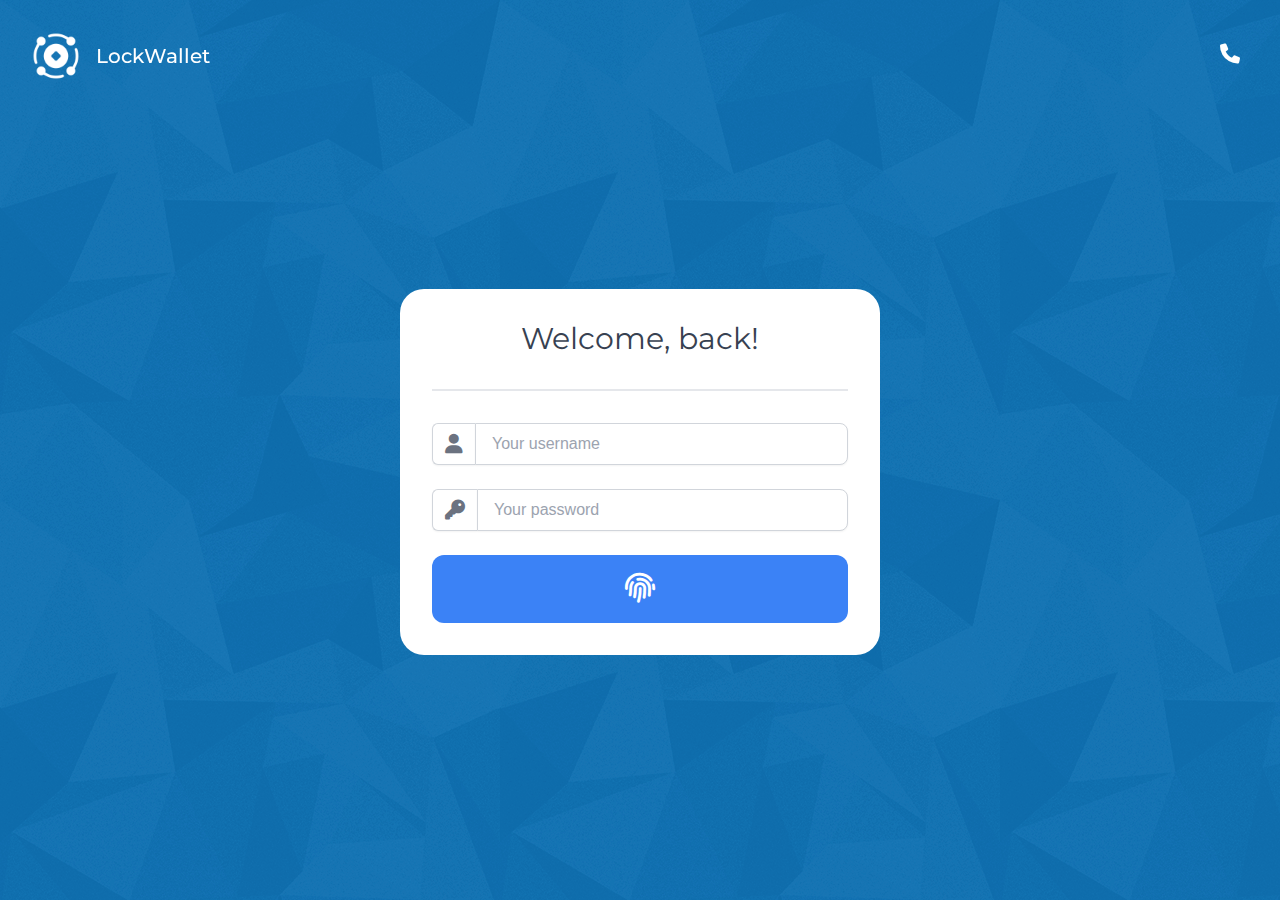
<file: src/login/index.html>
<!doctype html>
<html>

<head>
  <meta charset="UTF-8">
  <meta name="viewport" content="width=device-width, initial-scale=1.0">

  <title>LockWallet - Login</title>
  <link href="../imgs/picon.png" rel="shortcut icon">
  <link href="../assets/fontawesome/css/all.css" rel="stylesheet">
  <link href="../output.css" rel="stylesheet">

</head>
<style>
  .scroll-hidden::-webkit-scrollbar {
    height: 0px;
    background: transparent;
    /* make scrollbar transparent */
  }

  .principal-bg-ani {
    background: linear-gradient(-45deg, #3b82f6, #2859a9, #23a6d5, #23d5ab);
    background-size: 400% 400%;
    animation: gradient 15s ease infinite;
    height: 100vh;
  }

  .principal-bg-ani {
    margin: 0;
    padding: 0;
    font-family: "arial", heletica, sans-serif;
    font-size: 12px;
    background: #2980b9 url('../imgs/anibg.png') repeat 0 0;
    -webkit-animation: 10s linear 0s normal none infinite animate;
    -moz-animation: 10s linear 0s normal none infinite animate;
    -ms-animation: 10s linear 0s normal none infinite animate;
    -o-animation: 10s linear 0s normal none infinite animate;
    animation: 10s linear 0s normal none infinite animate;

  }

  @-webkit-keyframes animate {
    from {
      background-position: 0 0;
    }

    to {
      background-position: 500px 0;
    }
  }

  @-moz-keyframes animate {
    from {
      background-position: 0 0;
    }

    to {
      background-position: 500px 0;
    }
  }

  @-ms-keyframes animate {
    from {
      background-position: 0 0;
    }

    to {
      background-position: 500px 0;
    }
  }

  @-o-keyframes animate {
    from {
      background-position: 0 0;
    }

    to {
      background-position: 500px 0;
    }
  }

  @keyframes animate {
    from {
      background-position: 0 0;
    }

    to {
      background-position: 500px 0;
    }
  }

  .picon {
    animation-name: spin;
    animation-duration: 20000ms;
    animation-iteration-count: infinite;
    animation-timing-function: linear;
    /* transform: rotate(3deg); */
    /* transform: rotate(0.3rad);/ */
    /* transform: rotate(3grad); */
    /* transform: rotate(.03turn);  */
  }

  @keyframes spin {
    from {
      transform: rotate(0deg);
    }

    to {
      transform: rotate(360deg);
    }
  }
</style>

<body class="principal-bg-ani ">
  <div class="flex items-center justify-center ">
    <section class=" w-full  ">
      <header aria-label="Page Header" class="">

        <div class="mx-auto max-w-xl sm:max-w-full px-4 sm:px-0 py-8 lg:px-8">
          <div class="reveal_top flex justify-between ">

            <div class="">
              <button type="button" class="group flex  items-center rounded-lg transition justify-self-start">
                <span class="sr-only">Menu</span>
                <img alt="icon_img" src="../imgs/picon.png" class=" picon h-12 w-12 rounded-2xl object-cover" />

                <p class="ml-4 text-left text-xl ">
                  <strong class="text-white font-Montserrat block font-medium">LockWallet</strong>

                </p>


            </div>
            <div class="mt-2 ">

              <a onclick="history.back()" class="text-white p-2 rounded-lg text-xl"><i
                  class="fa-solid fa-phone"></i></a>
            </div>



          </div>


        </div>
      </header>



      <section class="grid place-items-center h-[80vh]">
        <div style="display:none;" id="alert"  class="rounded-xl text-center bg-red-500/80 w-96  p-4 shadow-xl">


    

              <p class="text-lg font-medium text-white">
                The credentials entered are invalid
              </p>

    
        </div>
        <section class="bg-white  w-[85%] sm:w-[30rem]  rounded-3xl mx-8 ">
          <div class="p-8">
            <h1 class="text-center text-3xl font-Montserrat mb-8 text-gray-700">Welcome, back!</h1>
            <div class="w-full border-t-2 ">
            </div>
          </div>
          <div class=" px-8 pb-8 grid grid-cols-2 gap-6">
            <div class="flex relative  col-span-2">
              <span
                class="rounded-l-md inline-flex  items-center px-3 border-t bg-white border-l border-b  border-gray-300 text-gray-500 shadow-sm text-xl">
                <i class="fa-solid fa-user"></i>
              </span>
              <input type="text" id="username"
                class=" rounded-r-lg flex-1 appearance-none border border-gray-300 w-full py-2 px-4 bg-white text-gray-700 placeholder-gray-400 shadow-sm text-base focus:outline-none focus:ring-2 focus:ring-blue-400 focus:border-transparent"
                placeholder="Your username" />
            </div>
            <div class="flex relative  col-span-2">
              <span
                class="rounded-l-md inline-flex  items-center px-3 border-t bg-white border-l border-b  border-gray-300 text-gray-500 shadow-sm text-xl">
                <i class="fa-solid fa-key"></i>
              </span>
              <input type="password" id="password"
                class=" rounded-r-lg flex-1 appearance-none border border-gray-300 w-full py-2 px-4 bg-white text-gray-700 placeholder-gray-400 shadow-sm text-base focus:outline-none focus:ring-2 focus:ring-blue-400 focus:border-transparent"
                placeholder="Your password" />
            </div>
            <button onclick="login()"
              class="p-4 col-span-2 text-center rounded-xl bg-blue-500 text-white text-3xl font-semibold w-full">
              <i class="animate-pulse fa-solid fa-fingerprint"></i>


          </div>


        </section>

      </section>
    </section>
  </div>
  <script src="../assets/scrollreveal.js"></script>
  <script>
    const username = document.getElementById("username")
    const password = document.getElementById("password")
    const alerta = document.getElementById("alert")
    function login() {
      if (username.value == "markyndev") {
        if (password.value == "147258147258") {
          window.location.href = '../wallet'
        }else{
          alerta.style.display = "inline-flex"
        }
      } else {
        alerta.style.display = "inline-flex"
      }

    }
  </script>
  <script>
    ScrollReveal({ reset: false });
    ScrollReveal().reveal('.reveal_flip', { rotate: { x: 20, z: 20 }, duration: 1000, delay: 300 });
    ScrollReveal().reveal('.reveal_bottom', { origin: 'bottom', distance: '400px', delay: 300 });
    ScrollReveal().reveal('.reveal_top', { easing: 'ease-in-out', origin: 'top', distance: '400px', delay: 300 });
    ScrollReveal().reveal('.reveal_left_delay', { origin: 'left', distance: '100px', delay: 700 });
    ScrollReveal().reveal('.reveal_left', { origin: 'left', distance: '100px', delay: 400, });
    ScrollReveal().reveal('.reveal_right', { origin: 'right', distance: '100px', delay: 400 });
    ScrollReveal().reveal('.reveal_right_pic', { easing: "ease-in-out", origin: 'right', distance: '100px', delay: 400 });
    ScrollReveal().reveal('.scale_up', { scale: 0.85, delay: 500 });
  </script>
</body>

</html>
</file>
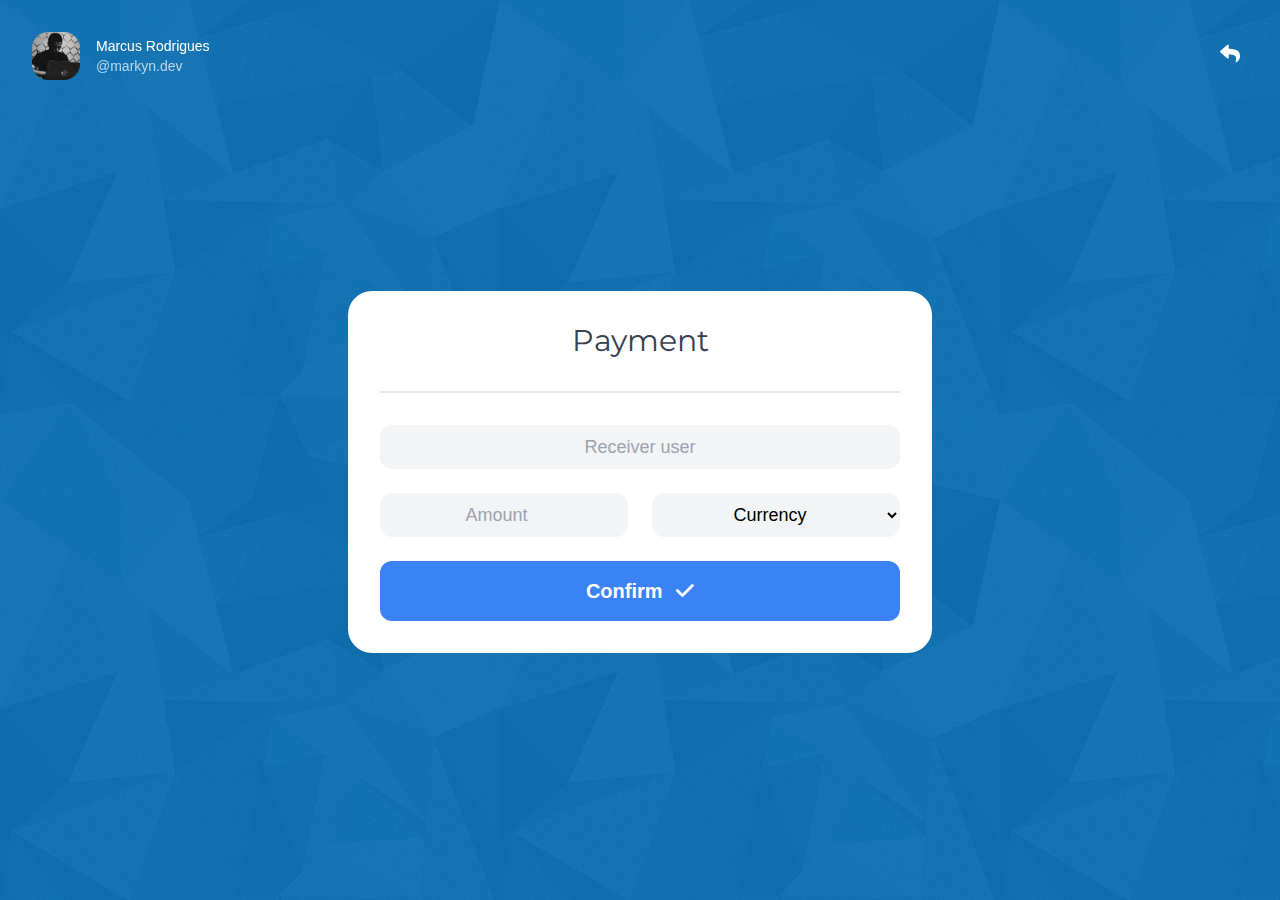
<file: src/pay/index.html>
<!doctype html>
<html>

<head>
  <meta charset="UTF-8">
  <meta name="viewport" content="width=device-width, initial-scale=1.0">

  <title>LockWallet - Payment</title>
  <link href="../assets/fontawesome/css/all.css" rel="stylesheet">
  <link href="../output.css" rel="stylesheet">
  <link href="../imgs/picon.png" rel="shortcut icon">
</head>
<style>
  .scroll-hidden::-webkit-scrollbar {
    height: 0px;
    background: transparent;
    /* make scrollbar transparent */
  }

  .principal-bg-ani{
	margin:0;
	padding:0;
	font-family:"arial",heletica,sans-serif;
	font-size:12px;
    background: #2980b9 url('../imgs/anibg.png') repeat 0 0;
	-webkit-animation: 10s linear 0s normal none infinite animate;
	-moz-animation: 10s linear 0s normal none infinite animate;
	-ms-animation: 10s linear 0s normal none infinite animate;
	-o-animation: 10s linear 0s normal none infinite animate;
	animation: 10s linear 0s normal none infinite animate;
 
}
 
@-webkit-keyframes animate {
	from {background-position:0 0;}
	to {background-position: 500px 0;}
}
 
@-moz-keyframes animate {
	from {background-position:0 0;}
	to {background-position: 500px 0;}
}
 
@-ms-keyframes animate {
	from {background-position:0 0;}
	to {background-position: 500px 0;}
}
 
@-o-keyframes animate {
	from {background-position:0 0;}
	to {background-position: 500px 0;}
}
 
@keyframes animate {
	from {background-position:0 0;}
	to {background-position: 500px 0;}
}
</style>

<body class="principal-bg-ani ">
  <div class="flex items-center justify-center ">
    <section class=" w-full ">
      <header aria-label="Page Header" class="">

        <div class="mx-auto max-w-xl sm:max-w-full px-4 sm:px-0 py-8 lg:px-8">
          <div class="reveal_top flex justify-between ">

            <div class="">
              <button type="button" class="group flex  items-center rounded-lg transition justify-self-start">
          
                <img alt="icon_img" src="../imgs/icon.jpg" class="h-12 w-12 rounded-2xl object-cover" />

                <p class="ml-4 text-left text-sm  ">
                  <strong class="text-white block font-medium">Marcus Rodrigues</strong>

                  <span class="text-white/70"> @markyn.dev </span>
                </p>


            </div>
            <div class="mt-2 ">

              <a onclick="history.back()" class="text-white p-2 rounded-lg text-xl"><i
                  class="fa-solid fa-reply"></i></a>
            </div>



          </div>


        </div>
      </header>


<section class="grid place-items-center h-[80vh]">
      <section class="bg-white scale_up  rounded-3xl mx-8 ">
        <div class="p-8">
          <h1 class="text-center text-3xl font-Montserrat  mb-8 text-gray-700">Payment</h1>
          <div class="w-full border-t-2 ">
          </div>
        </div>
        <div class=" px-8 pb-8 grid grid-cols-2 gap-6">
          <input type="text" placeholder="Receiver user"
            class="focus:ring-2 focus:ring-blue-500 focus:outline-none text-center col-span-2 font-thin w-full p-2 rounded-xl text-lg  bg-gray-100">
          <input type="number" placeholder="Amount"
            class=" focus:ring-2 focus:ring-blue-500 focus:outline-none  text-center font-thin w-full p-2 rounded-xl text-lg  bg-gray-100">
            <select class="focus:ring-2 focus:ring-blue-500 focus:outline-none  text-center font-thin w-full p-2 rounded-xl text-lg  bg-gray-100">
              <option>Currency</option>
              <option>BTC</option>
              <option>BRL</option>
              <option>USD</option>
            </select>
          <button class="p-4 col-span-2 text-center rounded-xl bg-blue-500 text-white text-xl font-semibold w-full">
            Confirm <i class="ml-2 fa-solid fa-check"></i>


        </div>


      </section>

    </section>
  </section>
  </div>
  <script src="../assets/scrollreveal.js"></script>
  <script>
    ScrollReveal({ reset: false });
    ScrollReveal().reveal('.reveal_flip', { rotate: { x: 20, z: 20 }, duration: 1000, delay: 300 });
    ScrollReveal().reveal('.reveal_bottom', { origin: 'bottom', distance: '400px', delay: 300 });
    ScrollReveal().reveal('.reveal_top', { easing: 'ease-in-out', origin: 'top', distance: '400px', delay: 300 });
    ScrollReveal().reveal('.reveal_left_delay', { origin: 'left', distance: '100px', delay: 700 });
    ScrollReveal().reveal('.reveal_left', { origin: 'left', distance: '100px', delay: 400, });
    ScrollReveal().reveal('.reveal_right', { origin: 'right', distance: '100px', delay: 400 });
    ScrollReveal().reveal('.reveal_right_pic', { easing: "ease-in-out", origin: 'right', distance: '100px', delay: 400 });
    ScrollReveal().reveal('.scale_up', { scale: 0.85, delay: 500 });
  </script>
</body>

</html>
</file>
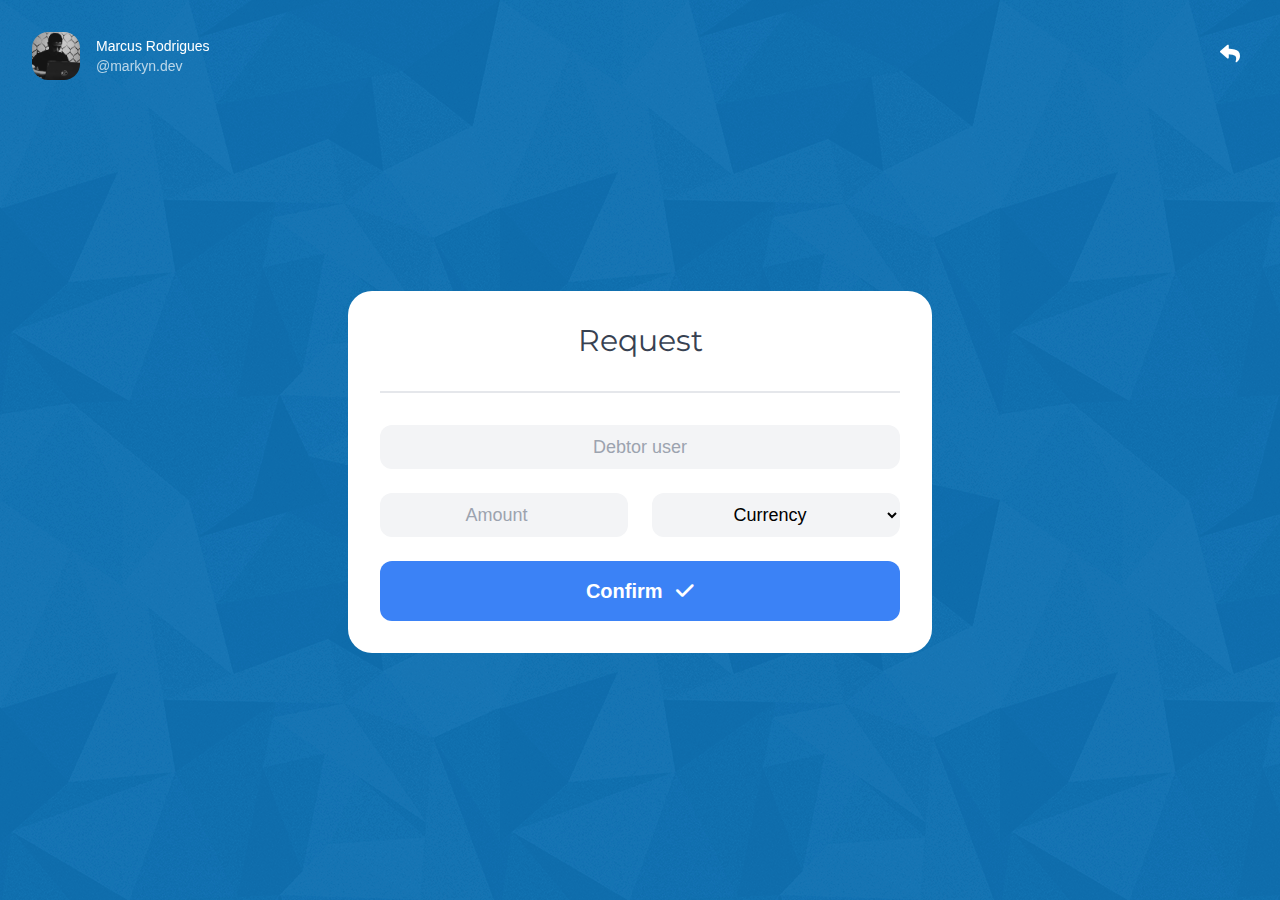
<file: src/request/index.html>
<!doctype html>
<html>

<head>
  <meta charset="UTF-8">
  <meta name="viewport" content="width=device-width, initial-scale=1.0">

  <title>LockWallet - Request</title>
  <link href="../assets/fontawesome/css/all.css" rel="stylesheet">
  <link href="../output.css" rel="stylesheet">
  <link href="../imgs/picon.png" rel="shortcut icon">
</head>
<style>
  .scroll-hidden::-webkit-scrollbar {
    height: 0px;
    background: transparent;
    /* make scrollbar transparent */
  }

  .principal-bg-ani {
    background: linear-gradient(-45deg, #3b82f6, #2859a9, #23a6d5, #23d5ab);
    background-size: 400% 400%;
    animation: gradient 15s ease infinite;
    height: 100vh;
  }

  .principal-bg-ani{
	margin:0;
	padding:0;
	font-family:"arial",heletica,sans-serif;
	font-size:12px;
    background: #2980b9 url('../imgs/anibg.png') repeat 0 0;
	-webkit-animation: 10s linear 0s normal none infinite animate;
	-moz-animation: 10s linear 0s normal none infinite animate;
	-ms-animation: 10s linear 0s normal none infinite animate;
	-o-animation: 10s linear 0s normal none infinite animate;
	animation: 10s linear 0s normal none infinite animate;
 
}
 
@-webkit-keyframes animate {
	from {background-position:0 0;}
	to {background-position: 500px 0;}
}
 
@-moz-keyframes animate {
	from {background-position:0 0;}
	to {background-position: 500px 0;}
}
 
@-ms-keyframes animate {
	from {background-position:0 0;}
	to {background-position: 500px 0;}
}
 
@-o-keyframes animate {
	from {background-position:0 0;}
	to {background-position: 500px 0;}
}
 
@keyframes animate {
	from {background-position:0 0;}
	to {background-position: 500px 0;}
}
</style>

<body class="principal-bg-ani ">
  <div class="flex items-center justify-center ">
    <section class=" w-full  ">
      <header aria-label="Page Header" class="">

        <div class="mx-auto max-w-xl sm:max-w-full px-4 sm:px-0 py-8 lg:px-8">
          <div class="reveal_top flex justify-between ">

            <div class="">
              <button type="button" class="group flex  items-center rounded-lg transition justify-self-start">
                <span class="sr-only">Menu</span>
                <img alt="icon_img" src="../imgs/icon.jpg" class="h-12 w-12 rounded-2xl object-cover" />

                <p class="ml-4 text-left text-sm  ">
                  <strong class="text-white block font-medium">Marcus Rodrigues</strong>

                  <span class="text-white/70"> @markyn.dev </span>
                </p>


            </div>
            <div class="mt-2 ">

              <a onclick="history.back()" class="text-white p-2 rounded-lg text-xl"><i
                  class="fa-solid fa-reply"></i></a>
            </div>



          </div>


        </div>
      </header>


<section class="grid place-items-center h-[80vh]">
      <section class="bg-white   rounded-3xl mx-8 scale_up">
        <div class="p-8">
          <h1 class="text-center text-3xl font-Montserrat  mb-8 text-gray-700">Request</h1>
          <div class="w-full border-t-2 ">
          </div>
        </div>
        <div class=" px-8 pb-8 grid grid-cols-2 gap-6">
          <input type="text" placeholder="Debtor user"
            class="focus:ring-2 focus:ring-blue-500 focus:outline-none  text-center col-span-2 font-thin w-full p-2 rounded-xl text-lg  bg-gray-100">
          <input type="number" placeholder="Amount"
            class="focus:ring-2 focus:ring-blue-500 focus:outline-none  text-center font-thin w-full p-2 rounded-xl text-lg  bg-gray-100">
            <select class="focus:ring-2 focus:ring-blue-500 focus:outline-none  text-center font-thin w-full p-2 rounded-xl text-lg  bg-gray-100">
              <option>Currency</option>
              <option>BTC</option>
              <option>BRL</option>
              <option>USD</option>
            </select>
          <button class="p-4 col-span-2 text-center rounded-xl bg-blue-500 text-white text-xl font-semibold w-full">
           Confirm <i class="ml-2 fa-solid fa-check"></i>
           


        </div>


      </section>

    </section>
  </section>
  </div>
  <script src="../assets/scrollreveal.js"></script>
  <script>
    ScrollReveal({ reset: false });
    ScrollReveal().reveal('.reveal_flip', { rotate: { x: 20, z: 20 }, duration: 1000, delay: 300 });
    ScrollReveal().reveal('.reveal_bottom', { origin: 'bottom', distance: '400px', delay: 300 });
    ScrollReveal().reveal('.reveal_top', { easing: 'ease-in-out', origin: 'top', distance: '400px', delay: 300 });
    ScrollReveal().reveal('.reveal_left_delay', { origin: 'left', distance: '100px', delay: 700 });
    ScrollReveal().reveal('.reveal_left', { origin: 'left', distance: '100px', delay: 400, });
    ScrollReveal().reveal('.reveal_right', { origin: 'right', distance: '100px', delay: 400 });
    ScrollReveal().reveal('.reveal_right_pic', { easing: "ease-in-out", origin: 'right', distance: '100px', delay: 400 });
    ScrollReveal().reveal('.scale_up', { scale: 0.85, delay: 500 });
  </script>
</body>

</html>
</file>
<file: src/output.css>
@import url('https://fonts.googleapis.com/css2?family=Montserrat:ital,wght@1,500&display=swap');

/*
! tailwindcss v3.1.4 | MIT License | https://tailwindcss.com
*/

/*
1. Prevent padding and border from affecting element width. (https://github.com/mozdevs/cssremedy/issues/4)
2. Allow adding a border to an element by just adding a border-width. (https://github.com/tailwindcss/tailwindcss/pull/116)
*/

*,
::before,
::after {
  box-sizing: border-box;
  /* 1 */
  border-width: 0;
  /* 2 */
  border-style: solid;
  /* 2 */
  border-color: #e5e7eb;
  /* 2 */
}

::before,
::after {
  --tw-content: '';
}

/*
1. Use a consistent sensible line-height in all browsers.
2. Prevent adjustments of font size after orientation changes in iOS.
3. Use a more readable tab size.
4. Use the user's configured `sans` font-family by default.
*/

html {
  line-height: 1.5;
  /* 1 */
  -webkit-text-size-adjust: 100%;
  /* 2 */
  -moz-tab-size: 4;
  /* 3 */
  -o-tab-size: 4;
     tab-size: 4;
  /* 3 */
  font-family: ui-sans-serif, system-ui, -apple-system, BlinkMacSystemFont, "Segoe UI", Roboto, "Helvetica Neue", Arial, "Noto Sans", sans-serif, "Apple Color Emoji", "Segoe UI Emoji", "Segoe UI Symbol", "Noto Color Emoji";
  /* 4 */
}

/*
1. Remove the margin in all browsers.
2. Inherit line-height from `html` so users can set them as a class directly on the `html` element.
*/

body {
  margin: 0;
  /* 1 */
  line-height: inherit;
  /* 2 */
}

/*
1. Add the correct height in Firefox.
2. Correct the inheritance of border color in Firefox. (https://bugzilla.mozilla.org/show_bug.cgi?id=190655)
3. Ensure horizontal rules are visible by default.
*/

hr {
  height: 0;
  /* 1 */
  color: inherit;
  /* 2 */
  border-top-width: 1px;
  /* 3 */
}

/*
Add the correct text decoration in Chrome, Edge, and Safari.
*/

abbr:where([title]) {
  -webkit-text-decoration: underline dotted;
          text-decoration: underline dotted;
}

/*
Remove the default font size and weight for headings.
*/

h1,
h2,
h3,
h4,
h5,
h6 {
  font-size: inherit;
  font-weight: inherit;
}

/*
Reset links to optimize for opt-in styling instead of opt-out.
*/

a {
  color: inherit;
  text-decoration: inherit;
}

/*
Add the correct font weight in Edge and Safari.
*/

b,
strong {
  font-weight: bolder;
}

/*
1. Use the user's configured `mono` font family by default.
2. Correct the odd `em` font sizing in all browsers.
*/

code,
kbd,
samp,
pre {
  font-family: ui-monospace, SFMono-Regular, Menlo, Monaco, Consolas, "Liberation Mono", "Courier New", monospace;
  /* 1 */
  font-size: 1em;
  /* 2 */
}

/*
Add the correct font size in all browsers.
*/

small {
  font-size: 80%;
}

/*
Prevent `sub` and `sup` elements from affecting the line height in all browsers.
*/

sub,
sup {
  font-size: 75%;
  line-height: 0;
  position: relative;
  vertical-align: baseline;
}

sub {
  bottom: -0.25em;
}

sup {
  top: -0.5em;
}

/*
1. Remove text indentation from table contents in Chrome and Safari. (https://bugs.chromium.org/p/chromium/issues/detail?id=999088, https://bugs.webkit.org/show_bug.cgi?id=201297)
2. Correct table border color inheritance in all Chrome and Safari. (https://bugs.chromium.org/p/chromium/issues/detail?id=935729, https://bugs.webkit.org/show_bug.cgi?id=195016)
3. Remove gaps between table borders by default.
*/

table {
  text-indent: 0;
  /* 1 */
  border-color: inherit;
  /* 2 */
  border-collapse: collapse;
  /* 3 */
}

/*
1. Change the font styles in all browsers.
2. Remove the margin in Firefox and Safari.
3. Remove default padding in all browsers.
*/

button,
input,
optgroup,
select,
textarea {
  font-family: inherit;
  /* 1 */
  font-size: 100%;
  /* 1 */
  font-weight: inherit;
  /* 1 */
  line-height: inherit;
  /* 1 */
  color: inherit;
  /* 1 */
  margin: 0;
  /* 2 */
  padding: 0;
  /* 3 */
}

/*
Remove the inheritance of text transform in Edge and Firefox.
*/

button,
select {
  text-transform: none;
}

/*
1. Correct the inability to style clickable types in iOS and Safari.
2. Remove default button styles.
*/

button,
[type='button'],
[type='reset'],
[type='submit'] {
  -webkit-appearance: button;
  /* 1 */
  background-color: transparent;
  /* 2 */
  background-image: none;
  /* 2 */
}

/*
Use the modern Firefox focus style for all focusable elements.
*/

:-moz-focusring {
  outline: auto;
}

/*
Remove the additional `:invalid` styles in Firefox. (https://github.com/mozilla/gecko-dev/blob/2f9eacd9d3d995c937b4251a5557d95d494c9be1/layout/style/res/forms.css#L728-L737)
*/

:-moz-ui-invalid {
  box-shadow: none;
}

/*
Add the correct vertical alignment in Chrome and Firefox.
*/

progress {
  vertical-align: baseline;
}

/*
Correct the cursor style of increment and decrement buttons in Safari.
*/

::-webkit-inner-spin-button,
::-webkit-outer-spin-button {
  height: auto;
}

/*
1. Correct the odd appearance in Chrome and Safari.
2. Correct the outline style in Safari.
*/

[type='search'] {
  -webkit-appearance: textfield;
  /* 1 */
  outline-offset: -2px;
  /* 2 */
}

/*
Remove the inner padding in Chrome and Safari on macOS.
*/

::-webkit-search-decoration {
  -webkit-appearance: none;
}

/*
1. Correct the inability to style clickable types in iOS and Safari.
2. Change font properties to `inherit` in Safari.
*/

::-webkit-file-upload-button {
  -webkit-appearance: button;
  /* 1 */
  font: inherit;
  /* 2 */
}

/*
Add the correct display in Chrome and Safari.
*/

summary {
  display: list-item;
}

/*
Removes the default spacing and border for appropriate elements.
*/

blockquote,
dl,
dd,
h1,
h2,
h3,
h4,
h5,
h6,
hr,
figure,
p,
pre {
  margin: 0;
}

fieldset {
  margin: 0;
  padding: 0;
}

legend {
  padding: 0;
}

ol,
ul,
menu {
  list-style: none;
  margin: 0;
  padding: 0;
}

/*
Prevent resizing textareas horizontally by default.
*/

textarea {
  resize: vertical;
}

/*
1. Reset the default placeholder opacity in Firefox. (https://github.com/tailwindlabs/tailwindcss/issues/3300)
2. Set the default placeholder color to the user's configured gray 400 color.
*/

input::-moz-placeholder, textarea::-moz-placeholder {
  opacity: 1;
  /* 1 */
  color: #9ca3af;
  /* 2 */
}

input::placeholder,
textarea::placeholder {
  opacity: 1;
  /* 1 */
  color: #9ca3af;
  /* 2 */
}

/*
Set the default cursor for buttons.
*/

button,
[role="button"] {
  cursor: pointer;
}

/*
Make sure disabled buttons don't get the pointer cursor.
*/

:disabled {
  cursor: default;
}

/*
1. Make replaced elements `display: block` by default. (https://github.com/mozdevs/cssremedy/issues/14)
2. Add `vertical-align: middle` to align replaced elements more sensibly by default. (https://github.com/jensimmons/cssremedy/issues/14#issuecomment-634934210)
   This can trigger a poorly considered lint error in some tools but is included by design.
*/

img,
svg,
video,
canvas,
audio,
iframe,
embed,
object {
  display: block;
  /* 1 */
  vertical-align: middle;
  /* 2 */
}

/*
Constrain images and videos to the parent width and preserve their intrinsic aspect ratio. (https://github.com/mozdevs/cssremedy/issues/14)
*/

img,
video {
  max-width: 100%;
  height: auto;
}

*, ::before, ::after{
  --tw-border-spacing-x: 0;
  --tw-border-spacing-y: 0;
  --tw-translate-x: 0;
  --tw-translate-y: 0;
  --tw-rotate: 0;
  --tw-skew-x: 0;
  --tw-skew-y: 0;
  --tw-scale-x: 1;
  --tw-scale-y: 1;
  --tw-pan-x:  ;
  --tw-pan-y:  ;
  --tw-pinch-zoom:  ;
  --tw-scroll-snap-strictness: proximity;
  --tw-ordinal:  ;
  --tw-slashed-zero:  ;
  --tw-numeric-figure:  ;
  --tw-numeric-spacing:  ;
  --tw-numeric-fraction:  ;
  --tw-ring-inset:  ;
  --tw-ring-offset-width: 0px;
  --tw-ring-offset-color: #fff;
  --tw-ring-color: rgb(59 130 246 / 0.5);
  --tw-ring-offset-shadow: 0 0 #0000;
  --tw-ring-shadow: 0 0 #0000;
  --tw-shadow: 0 0 #0000;
  --tw-shadow-colored: 0 0 #0000;
  --tw-blur:  ;
  --tw-brightness:  ;
  --tw-contrast:  ;
  --tw-grayscale:  ;
  --tw-hue-rotate:  ;
  --tw-invert:  ;
  --tw-saturate:  ;
  --tw-sepia:  ;
  --tw-drop-shadow:  ;
  --tw-backdrop-blur:  ;
  --tw-backdrop-brightness:  ;
  --tw-backdrop-contrast:  ;
  --tw-backdrop-grayscale:  ;
  --tw-backdrop-hue-rotate:  ;
  --tw-backdrop-invert:  ;
  --tw-backdrop-opacity:  ;
  --tw-backdrop-saturate:  ;
  --tw-backdrop-sepia:  ;
}

::-webkit-backdrop{
  --tw-border-spacing-x: 0;
  --tw-border-spacing-y: 0;
  --tw-translate-x: 0;
  --tw-translate-y: 0;
  --tw-rotate: 0;
  --tw-skew-x: 0;
  --tw-skew-y: 0;
  --tw-scale-x: 1;
  --tw-scale-y: 1;
  --tw-pan-x:  ;
  --tw-pan-y:  ;
  --tw-pinch-zoom:  ;
  --tw-scroll-snap-strictness: proximity;
  --tw-ordinal:  ;
  --tw-slashed-zero:  ;
  --tw-numeric-figure:  ;
  --tw-numeric-spacing:  ;
  --tw-numeric-fraction:  ;
  --tw-ring-inset:  ;
  --tw-ring-offset-width: 0px;
  --tw-ring-offset-color: #fff;
  --tw-ring-color: rgb(59 130 246 / 0.5);
  --tw-ring-offset-shadow: 0 0 #0000;
  --tw-ring-shadow: 0 0 #0000;
  --tw-shadow: 0 0 #0000;
  --tw-shadow-colored: 0 0 #0000;
  --tw-blur:  ;
  --tw-brightness:  ;
  --tw-contrast:  ;
  --tw-grayscale:  ;
  --tw-hue-rotate:  ;
  --tw-invert:  ;
  --tw-saturate:  ;
  --tw-sepia:  ;
  --tw-drop-shadow:  ;
  --tw-backdrop-blur:  ;
  --tw-backdrop-brightness:  ;
  --tw-backdrop-contrast:  ;
  --tw-backdrop-grayscale:  ;
  --tw-backdrop-hue-rotate:  ;
  --tw-backdrop-invert:  ;
  --tw-backdrop-opacity:  ;
  --tw-backdrop-saturate:  ;
  --tw-backdrop-sepia:  ;
}

::backdrop{
  --tw-border-spacing-x: 0;
  --tw-border-spacing-y: 0;
  --tw-translate-x: 0;
  --tw-translate-y: 0;
  --tw-rotate: 0;
  --tw-skew-x: 0;
  --tw-skew-y: 0;
  --tw-scale-x: 1;
  --tw-scale-y: 1;
  --tw-pan-x:  ;
  --tw-pan-y:  ;
  --tw-pinch-zoom:  ;
  --tw-scroll-snap-strictness: proximity;
  --tw-ordinal:  ;
  --tw-slashed-zero:  ;
  --tw-numeric-figure:  ;
  --tw-numeric-spacing:  ;
  --tw-numeric-fraction:  ;
  --tw-ring-inset:  ;
  --tw-ring-offset-width: 0px;
  --tw-ring-offset-color: #fff;
  --tw-ring-color: rgb(59 130 246 / 0.5);
  --tw-ring-offset-shadow: 0 0 #0000;
  --tw-ring-shadow: 0 0 #0000;
  --tw-shadow: 0 0 #0000;
  --tw-shadow-colored: 0 0 #0000;
  --tw-blur:  ;
  --tw-brightness:  ;
  --tw-contrast:  ;
  --tw-grayscale:  ;
  --tw-hue-rotate:  ;
  --tw-invert:  ;
  --tw-saturate:  ;
  --tw-sepia:  ;
  --tw-drop-shadow:  ;
  --tw-backdrop-blur:  ;
  --tw-backdrop-brightness:  ;
  --tw-backdrop-contrast:  ;
  --tw-backdrop-grayscale:  ;
  --tw-backdrop-hue-rotate:  ;
  --tw-backdrop-invert:  ;
  --tw-backdrop-opacity:  ;
  --tw-backdrop-saturate:  ;
  --tw-backdrop-sepia:  ;
}

.container{
  width: 100%;
}

.\!container{
  width: 100% !important;
}

@media (min-width: 640px){
  .container{
    max-width: 640px;
  }

  .\!container{
    max-width: 640px !important;
  }
}

@media (min-width: 768px){
  .container{
    max-width: 768px;
  }

  .\!container{
    max-width: 768px !important;
  }
}

@media (min-width: 1024px){
  .container{
    max-width: 1024px;
  }

  .\!container{
    max-width: 1024px !important;
  }
}

@media (min-width: 1280px){
  .container{
    max-width: 1280px;
  }

  .\!container{
    max-width: 1280px !important;
  }
}

@media (min-width: 1536px){
  .container{
    max-width: 1536px;
  }

  .\!container{
    max-width: 1536px !important;
  }
}

.sr-only{
  position: absolute;
  width: 1px;
  height: 1px;
  padding: 0;
  margin: -1px;
  overflow: hidden;
  clip: rect(0, 0, 0, 0);
  white-space: nowrap;
  border-width: 0;
}

.visible{
  visibility: visible;
}

.static{
  position: static;
}

.fixed{
  position: fixed;
}

.relative{
  position: relative;
}

.col-span-2{
  grid-column: span 2 / span 2;
}

.mx-auto{
  margin-left: auto;
  margin-right: auto;
}

.mx-8{
  margin-left: 2rem;
  margin-right: 2rem;
}

.mx-4{
  margin-left: 1rem;
  margin-right: 1rem;
}

.ml-4{
  margin-left: 1rem;
}

.mt-2{
  margin-top: 0.5rem;
}

.mb-8{
  margin-bottom: 2rem;
}

.ml-2{
  margin-left: 0.5rem;
}

.mt-40{
  margin-top: 10rem;
}

.mt-60{
  margin-top: 15rem;
}

.mt-4{
  margin-top: 1rem;
}

.mb-6{
  margin-bottom: 1.5rem;
}

.mr-5{
  margin-right: 1.25rem;
}

.mt-1{
  margin-top: 0.25rem;
}

.block{
  display: block;
}

.inline{
  display: inline;
}

.flex{
  display: flex;
}

.inline-flex{
  display: inline-flex;
}

.grid{
  display: grid;
}

.h-screen{
  height: 100vh;
}

.h-12{
  height: 3rem;
}

.h-\[80vh\]{
  height: 80vh;
}

.h-max{
  height: -webkit-max-content;
  height: -moz-max-content;
  height: max-content;
}

.h-6{
  height: 1.5rem;
}

.w-28{
  width: 7rem;
}

.w-full{
  width: 100%;
}

.w-12{
  width: 3rem;
}

.w-\[85\%\]{
  width: 85%;
}

.w-8{
  width: 2rem;
}

.w-6{
  width: 1.5rem;
}

.w-96{
  width: 24rem;
}

.max-w-xl{
  max-width: 36rem;
}

.flex-1{
  flex: 1 1 0%;
}

.transform{
  transform: translate(var(--tw-translate-x), var(--tw-translate-y)) rotate(var(--tw-rotate)) skewX(var(--tw-skew-x)) skewY(var(--tw-skew-y)) scaleX(var(--tw-scale-x)) scaleY(var(--tw-scale-y));
}

@-webkit-keyframes pulse{
  50%{
    opacity: .5;
  }
}

@keyframes pulse{
  50%{
    opacity: .5;
  }
}

.animate-pulse{
  -webkit-animation: pulse 2s cubic-bezier(0.4, 0, 0.6, 1) infinite;
          animation: pulse 2s cubic-bezier(0.4, 0, 0.6, 1) infinite;
}

.resize{
  resize: both;
}

.appearance-none{
  -webkit-appearance: none;
     -moz-appearance: none;
          appearance: none;
}

.grid-cols-2{
  grid-template-columns: repeat(2, minmax(0, 1fr));
}

.flex-col{
  flex-direction: column;
}

.place-items-center{
  place-items: center;
}

.items-start{
  align-items: flex-start;
}

.items-center{
  align-items: center;
}

.justify-center{
  justify-content: center;
}

.justify-between{
  justify-content: space-between;
}

.justify-around{
  justify-content: space-around;
}

.gap-6{
  gap: 1.5rem;
}

.gap-4{
  gap: 1rem;
}

.justify-self-start{
  justify-self: start;
}

.overflow-hidden{
  overflow: hidden;
}

.rounded-lg{
  border-radius: 0.5rem;
}

.rounded-2xl{
  border-radius: 1rem;
}

.rounded-3xl{
  border-radius: 1.5rem;
}

.rounded-xl{
  border-radius: 0.75rem;
}

.rounded-l-md{
  border-top-left-radius: 0.375rem;
  border-bottom-left-radius: 0.375rem;
}

.rounded-r-lg{
  border-top-right-radius: 0.5rem;
  border-bottom-right-radius: 0.5rem;
}

.rounded-t-3xl{
  border-top-left-radius: 1.5rem;
  border-top-right-radius: 1.5rem;
}

.border{
  border-width: 1px;
}

.border-0{
  border-width: 0px;
}

.border-2{
  border-width: 2px;
}

.border-t-2{
  border-top-width: 2px;
}

.border-t{
  border-top-width: 1px;
}

.border-l{
  border-left-width: 1px;
}

.border-b{
  border-bottom-width: 1px;
}

.border-gray-300{
  --tw-border-opacity: 1;
  border-color: rgb(209 213 219 / var(--tw-border-opacity));
}

.border-gray-100{
  --tw-border-opacity: 1;
  border-color: rgb(243 244 246 / var(--tw-border-opacity));
}

.bg-white{
  --tw-bg-opacity: 1;
  background-color: rgb(255 255 255 / var(--tw-bg-opacity));
}

.bg-blue-500{
  --tw-bg-opacity: 1;
  background-color: rgb(59 130 246 / var(--tw-bg-opacity));
}

.bg-gray-100{
  --tw-bg-opacity: 1;
  background-color: rgb(243 244 246 / var(--tw-bg-opacity));
}

.bg-white\/20{
  background-color: rgb(255 255 255 / 0.2);
}

.bg-red-500\/20{
  background-color: rgb(239 68 68 / 0.2);
}

.bg-red-500\/80{
  background-color: rgb(239 68 68 / 0.8);
}

.object-cover{
  -o-object-fit: cover;
     object-fit: cover;
}

.p-2{
  padding: 0.5rem;
}

.p-8{
  padding: 2rem;
}

.p-4{
  padding: 1rem;
}

.p-6{
  padding: 1.5rem;
}

.px-4{
  padding-left: 1rem;
  padding-right: 1rem;
}

.py-8{
  padding-top: 2rem;
  padding-bottom: 2rem;
}

.px-8{
  padding-left: 2rem;
  padding-right: 2rem;
}

.px-3{
  padding-left: 0.75rem;
  padding-right: 0.75rem;
}

.py-2{
  padding-top: 0.5rem;
  padding-bottom: 0.5rem;
}

.pb-8{
  padding-bottom: 2rem;
}

.text-left{
  text-align: left;
}

.text-center{
  text-align: center;
}

.font-Montserrat{
  font-family: Montserrat, sans-serif;
}

.text-xl{
  font-size: 1.25rem;
  line-height: 1.75rem;
}

.text-3xl{
  font-size: 1.875rem;
  line-height: 2.25rem;
}

.text-base{
  font-size: 1rem;
  line-height: 1.5rem;
}

.text-sm{
  font-size: 0.875rem;
  line-height: 1.25rem;
}

.text-lg{
  font-size: 1.125rem;
  line-height: 1.75rem;
}

.text-2xl{
  font-size: 1.5rem;
  line-height: 2rem;
}

.text-6xl{
  font-size: 3.75rem;
  line-height: 1;
}

.font-medium{
  font-weight: 500;
}

.font-semibold{
  font-weight: 600;
}

.font-thin{
  font-weight: 100;
}

.italic{
  font-style: italic;
}

.text-white{
  --tw-text-opacity: 1;
  color: rgb(255 255 255 / var(--tw-text-opacity));
}

.text-gray-700{
  --tw-text-opacity: 1;
  color: rgb(55 65 81 / var(--tw-text-opacity));
}

.text-gray-500{
  --tw-text-opacity: 1;
  color: rgb(107 114 128 / var(--tw-text-opacity));
}

.text-white\/70{
  color: rgb(255 255 255 / 0.7);
}

.text-gray-800{
  --tw-text-opacity: 1;
  color: rgb(31 41 55 / var(--tw-text-opacity));
}

.text-gray-300{
  --tw-text-opacity: 1;
  color: rgb(209 213 219 / var(--tw-text-opacity));
}

.text-green-400{
  --tw-text-opacity: 1;
  color: rgb(74 222 128 / var(--tw-text-opacity));
}

.text-red-400{
  --tw-text-opacity: 1;
  color: rgb(248 113 113 / var(--tw-text-opacity));
}

.text-green-600{
  --tw-text-opacity: 1;
  color: rgb(22 163 74 / var(--tw-text-opacity));
}

.text-gray-900{
  --tw-text-opacity: 1;
  color: rgb(17 24 39 / var(--tw-text-opacity));
}

.text-red-600{
  --tw-text-opacity: 1;
  color: rgb(220 38 38 / var(--tw-text-opacity));
}

.placeholder-gray-400::-moz-placeholder{
  --tw-placeholder-opacity: 1;
  color: rgb(156 163 175 / var(--tw-placeholder-opacity));
}

.placeholder-gray-400::placeholder{
  --tw-placeholder-opacity: 1;
  color: rgb(156 163 175 / var(--tw-placeholder-opacity));
}

.shadow-sm{
  --tw-shadow: 0 1px 2px 0 rgb(0 0 0 / 0.05);
  --tw-shadow-colored: 0 1px 2px 0 var(--tw-shadow-color);
  box-shadow: var(--tw-ring-offset-shadow, 0 0 #0000), var(--tw-ring-shadow, 0 0 #0000), var(--tw-shadow);
}

.shadow-2xl{
  --tw-shadow: 0 25px 50px -12px rgb(0 0 0 / 0.25);
  --tw-shadow-colored: 0 25px 50px -12px var(--tw-shadow-color);
  box-shadow: var(--tw-ring-offset-shadow, 0 0 #0000), var(--tw-ring-shadow, 0 0 #0000), var(--tw-shadow);
}

.shadow-xl{
  --tw-shadow: 0 20px 25px -5px rgb(0 0 0 / 0.1), 0 8px 10px -6px rgb(0 0 0 / 0.1);
  --tw-shadow-colored: 0 20px 25px -5px var(--tw-shadow-color), 0 8px 10px -6px var(--tw-shadow-color);
  box-shadow: var(--tw-ring-offset-shadow, 0 0 #0000), var(--tw-ring-shadow, 0 0 #0000), var(--tw-shadow);
}

.filter{
  filter: var(--tw-blur) var(--tw-brightness) var(--tw-contrast) var(--tw-grayscale) var(--tw-hue-rotate) var(--tw-invert) var(--tw-saturate) var(--tw-sepia) var(--tw-drop-shadow);
}

.transition{
  transition-property: color, background-color, border-color, fill, stroke, opacity, box-shadow, transform, filter, -webkit-text-decoration-color, -webkit-backdrop-filter;
  transition-property: color, background-color, border-color, text-decoration-color, fill, stroke, opacity, box-shadow, transform, filter, backdrop-filter;
  transition-property: color, background-color, border-color, text-decoration-color, fill, stroke, opacity, box-shadow, transform, filter, backdrop-filter, -webkit-text-decoration-color, -webkit-backdrop-filter;
  transition-timing-function: cubic-bezier(0.4, 0, 0.2, 1);
  transition-duration: 150ms;
}

.\!transition{
  transition-property: color, background-color, border-color, fill, stroke, opacity, box-shadow, transform, filter, -webkit-text-decoration-color, -webkit-backdrop-filter !important;
  transition-property: color, background-color, border-color, text-decoration-color, fill, stroke, opacity, box-shadow, transform, filter, backdrop-filter !important;
  transition-property: color, background-color, border-color, text-decoration-color, fill, stroke, opacity, box-shadow, transform, filter, backdrop-filter, -webkit-text-decoration-color, -webkit-backdrop-filter !important;
  transition-timing-function: cubic-bezier(0.4, 0, 0.2, 1) !important;
  transition-duration: 150ms !important;
}

.duration-700{
  transition-duration: 700ms;
}

.ease-in-out{
  transition-timing-function: cubic-bezier(0.4, 0, 0.2, 1);
}

.hover\:bg-blue-900:hover{
  --tw-bg-opacity: 1;
  background-color: rgb(30 58 138 / var(--tw-bg-opacity));
}

.hover\:text-gray-600:hover{
  --tw-text-opacity: 1;
  color: rgb(75 85 99 / var(--tw-text-opacity));
}

.focus\:border-transparent:focus{
  border-color: transparent;
}

.focus\:outline-none:focus{
  outline: 2px solid transparent;
  outline-offset: 2px;
}

.focus\:ring-2:focus{
  --tw-ring-offset-shadow: var(--tw-ring-inset) 0 0 0 var(--tw-ring-offset-width) var(--tw-ring-offset-color);
  --tw-ring-shadow: var(--tw-ring-inset) 0 0 0 calc(2px + var(--tw-ring-offset-width)) var(--tw-ring-color);
  box-shadow: var(--tw-ring-offset-shadow), var(--tw-ring-shadow), var(--tw-shadow, 0 0 #0000);
}

.focus\:ring-blue-400:focus{
  --tw-ring-opacity: 1;
  --tw-ring-color: rgb(96 165 250 / var(--tw-ring-opacity));
}

.focus\:ring-blue-500:focus{
  --tw-ring-opacity: 1;
  --tw-ring-color: rgb(59 130 246 / var(--tw-ring-opacity));
}

@media (min-width: 640px){
  .sm\:w-\[30rem\]{
    width: 30rem;
  }

  .sm\:max-w-full{
    max-width: 100%;
  }

  .sm\:px-0{
    padding-left: 0px;
    padding-right: 0px;
  }
}

@media (min-width: 1024px){
  .lg\:px-8{
    padding-left: 2rem;
    padding-right: 2rem;
  }
}
</file>
